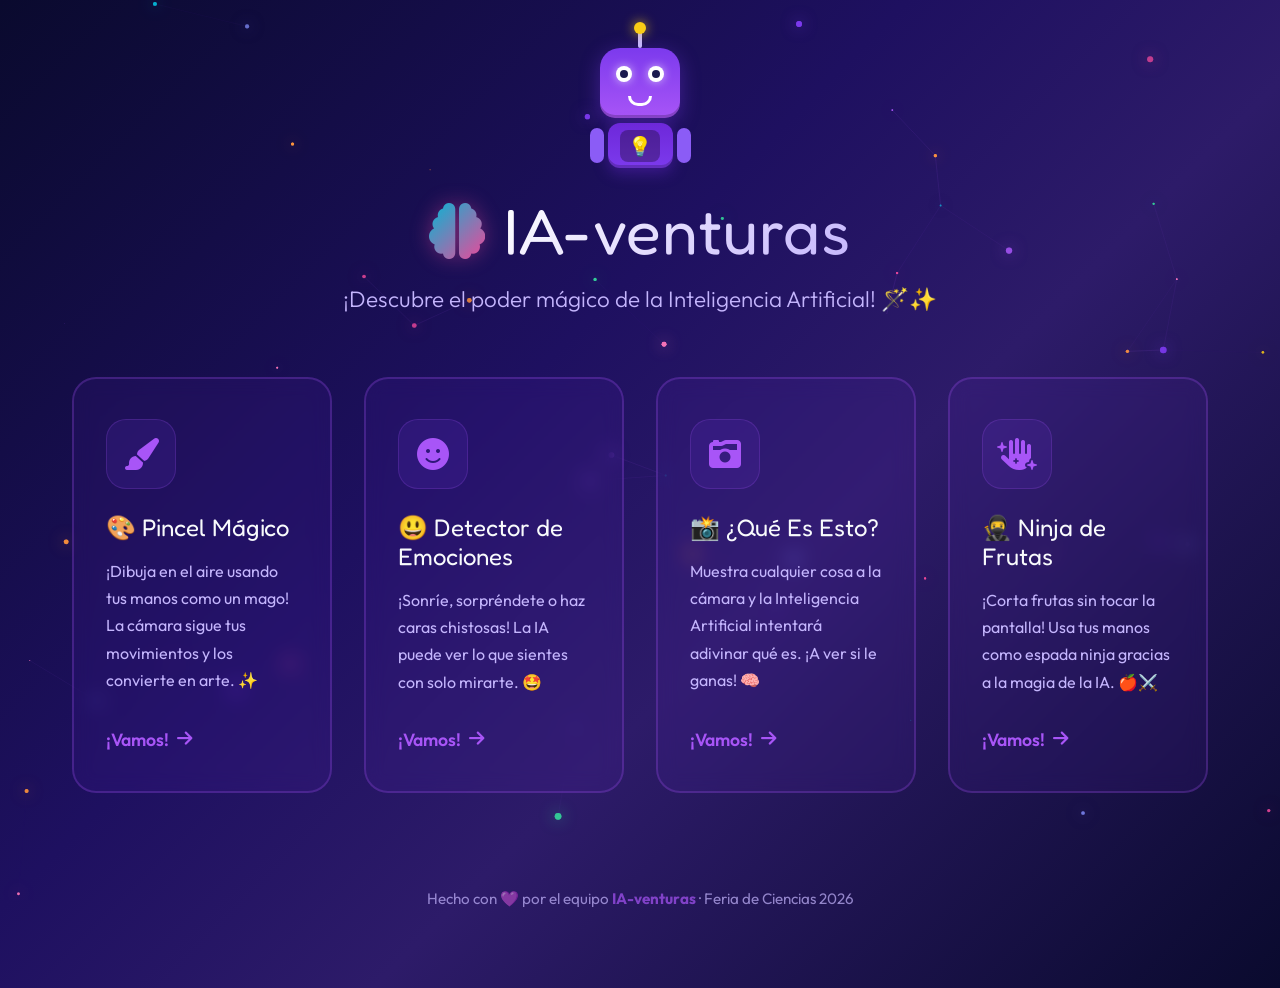
<file: index.html>
<!DOCTYPE html>
<html lang="es">

<head>
    <meta charset="UTF-8">
    <meta name="viewport" content="width=device-width, initial-scale=1.0">
    <title>IA-venturas | Menú Principal</title>
    <link rel="stylesheet" href="style.css">
    <link href="https://fonts.googleapis.com/css2?family=Fredoka+One&family=Outfit:wght@300;400;600;800&display=swap"
        rel="stylesheet">
    <!-- Font Awesome para los íconos -->
    <link rel="stylesheet" href="https://cdnjs.cloudflare.com/ajax/libs/font-awesome/6.4.0/css/all.min.css">
</head>

<body>
    <canvas id="particles-canvas"></canvas>

    <!-- ✨ Splash Screen de bienvenida -->
    <div id="splash-screen" class="splash">
        <div class="splash-content">
            <div class="splash-emoji">🚀</div>
            <h1 class="splash-title">¡IA-venturas!</h1>
            <p class="splash-sub">Descubre la magia de la Inteligencia Artificial</p>
            <div class="splash-stars">✨🤖✨</div>
            <div class="splash-loader">
                <div class="loader-bar"></div>
            </div>
        </div>
    </div>

    <div class="container">
        <header>
            <!-- 🤖 Mascota Robot -->
            <div class="mascot" id="mascot">
                <div class="robot-head">
                    <div class="robot-antenna">
                        <div class="antenna-ball"></div>
                    </div>
                    <div class="robot-face">
                        <div class="robot-eye left"></div>
                        <div class="robot-eye right"></div>
                        <div class="robot-mouth"></div>
                    </div>
                </div>
                <div class="robot-body">
                    <div class="robot-arm left-arm"></div>
                    <div class="robot-chest">
                        <div class="robot-heart">💡</div>
                    </div>
                    <div class="robot-arm right-arm"></div>
                </div>
            </div>
            <div class="logo">
                <i class="fa-solid fa-brain"></i>
                <h1>IA-venturas</h1>
            </div>
            <p class="subtitle">¡Descubre el poder mágico de la Inteligencia Artificial! 🪄✨</p>
        </header>

        <main class="grid-menu">
            <!-- Interacción 1 -->
            <a href="ia_venturas_pincel/index.html" class="card" data-emoji="🎨">
                <div class="card-glow"></div>
                <div class="card-icon">
                    <i class="fa-solid fa-paintbrush"></i>
                </div>
                <h2>🎨 Pincel Mágico</h2>
                <p>¡Dibuja en el aire usando tus manos como un mago! La cámara sigue tus movimientos y los convierte en
                    arte. ✨</p>
                <div class="card-action">¡Vamos! <i class="fa-solid fa-arrow-right"></i></div>
            </a>

            <!-- Interacción 2 -->
            <a href="ia_venturas_emociones/index.html" class="card" data-emoji="😃">
                <div class="card-glow"></div>
                <div class="card-icon">
                    <i class="fa-solid fa-face-smile"></i>
                </div>
                <h2>😃 Detector de Emociones</h2>
                <p>¡Sonríe, sorpréndete o haz caras chistosas! La IA puede ver lo que sientes con solo mirarte. 🤩</p>
                <div class="card-action">¡Vamos! <i class="fa-solid fa-arrow-right"></i></div>
            </a>

            <!-- Interacción 3 -->
            <a href="ia_venturas_reconocimiento/index.html" class="card" data-emoji="📸">
                <div class="card-glow"></div>
                <div class="card-icon">
                    <i class="fa-solid fa-camera-retro"></i>
                </div>
                <h2>📸 ¿Qué Es Esto?</h2>
                <p>Muestra cualquier cosa a la cámara y la Inteligencia Artificial intentará adivinar qué es. ¡A ver si
                    le ganas! 🧠</p>
                <div class="card-action">¡Vamos! <i class="fa-solid fa-arrow-right"></i></div>
            </a>

            <!-- Interacción 4 -->
            <a href="ia_venturas_fruit_ninja/index.html" class="card" data-emoji="🥷">
                <div class="card-glow"></div>
                <div class="card-icon">
                    <i class="fa-solid fa-hand-sparkles"></i>
                </div>
                <h2>🥷 Ninja de Frutas</h2>
                <p>¡Corta frutas sin tocar la pantalla! Usa tus manos como espada ninja gracias a la magia de la IA.
                    🍎⚔️</p>
                <div class="card-action">¡Vamos! <i class="fa-solid fa-arrow-right"></i></div>
            </a>
        </main>

        <footer class="footer">
            <p>Hecho con 💜 por el equipo <strong>IA-venturas</strong> · Feria de Ciencias 2026</p>
        </footer>
    </div>

    <script src="script.js"></script>
</body>

</html>
</file>
<file: style.css>
:root {
    --bg-color: #0a0a2e;
    --bg-secondary: #1a1a4e;
    --primary: #7c3aed;
    --secondary: #a855f7;
    --accent-pink: #ec4899;
    --accent-cyan: #06b6d4;
    --accent-yellow: #facc15;
    --accent-green: #34d399;
    --accent-orange: #fb923c;
    --text-main: #f8fafc;
    --text-muted: #c4b5fd;
    --card-bg: rgba(124, 58, 237, 0.08);
    --card-border: rgba(168, 85, 247, 0.25);
    --card-hover: rgba(124, 58, 237, 0.15);
}

* {
    margin: 0;
    padding: 0;
    box-sizing: border-box;
}

body {
    font-family: 'Outfit', sans-serif;
    background: linear-gradient(135deg, var(--bg-color) 0%, #1e1060 40%, #2d1b69 60%, #0a0a2e 100%);
    color: var(--text-main);
    min-height: 100vh;
    overflow-x: hidden;
    position: relative;
}

/* ========== SPLASH SCREEN ========== */
.splash {
    position: fixed;
    top: 0; left: 0;
    width: 100%; height: 100%;
    z-index: 9999;
    background: radial-gradient(ellipse at center, #2d1b69 0%, #0a0a2e 70%);
    display: flex;
    align-items: center;
    justify-content: center;
    animation: splashFadeOut 0.6s ease 3s forwards;
    pointer-events: all;
}

.splash.hidden {
    pointer-events: none;
}

.splash-content {
    text-align: center;
    animation: splashPop 0.8s cubic-bezier(0.175, 0.885, 0.32, 1.275);
}

.splash-emoji {
    font-size: 6rem;
    animation: rocketBounce 1s ease infinite alternate;
    filter: drop-shadow(0 0 20px rgba(250, 204, 21, 0.5));
}

@keyframes rocketBounce {
    0% { transform: translateY(0) rotate(-5deg); }
    100% { transform: translateY(-20px) rotate(5deg); }
}

.splash-title {
    font-family: 'Fredoka One', cursive;
    font-size: 5rem;
    background: linear-gradient(135deg, #facc15, #ec4899, #7c3aed, #06b6d4);
    background-size: 300% 300%;
    background-clip: text;
    -webkit-background-clip: text;
    -webkit-text-fill-color: transparent;
    animation: gradientShift 3s ease infinite;
    margin: 1rem 0;
    text-shadow: none;
}

@keyframes gradientShift {
    0% { background-position: 0% 50%; }
    50% { background-position: 100% 50%; }
    100% { background-position: 0% 50%; }
}

.splash-sub {
    font-size: 1.4rem;
    color: var(--text-muted);
    margin-bottom: 1rem;
}

.splash-stars {
    font-size: 2.5rem;
    animation: starPulse 1.5s ease infinite;
}

@keyframes starPulse {
    0%, 100% { transform: scale(1); opacity: 0.8; }
    50% { transform: scale(1.2); opacity: 1; }
}

.splash-loader {
    width: 200px;
    height: 6px;
    background: rgba(255,255,255,0.1);
    border-radius: 3px;
    margin: 1.5rem auto 0;
    overflow: hidden;
}

.loader-bar {
    width: 0%;
    height: 100%;
    background: linear-gradient(90deg, var(--accent-cyan), var(--accent-pink), var(--accent-yellow));
    border-radius: 3px;
    animation: loaderGrow 2.5s ease forwards;
}

@keyframes loaderGrow {
    0% { width: 0%; }
    100% { width: 100%; }
}

@keyframes splashPop {
    0% { transform: scale(0.5); opacity: 0; }
    100% { transform: scale(1); opacity: 1; }
}

@keyframes splashFadeOut {
    0% { opacity: 1; }
    100% { opacity: 0; pointer-events: none; visibility: hidden; }
}

/* ========== PARTICLES ========== */
#particles-canvas {
    position: fixed;
    top: 0; left: 0;
    width: 100%; height: 100%;
    z-index: 0;
    pointer-events: none;
}

/* ========== CONTAINER ========== */
.container {
    max-width: 1200px;
    margin: 0 auto;
    padding: 3rem 2rem;
    position: relative;
    z-index: 1;
}

/* ========== HEADER ========== */
header {
    text-align: center;
    margin-bottom: 4rem;
    animation: fadeInDown 1s ease-out;
    position: relative;
}

/* ========== ROBOT MASCOT ========== */
.mascot {
    display: inline-block;
    margin-bottom: 1.5rem;
    animation: mascotFloat 3s ease-in-out infinite;
    cursor: pointer;
    transition: transform 0.3s;
}

.mascot:hover {
    animation: mascotWave 0.5s ease;
}

@keyframes mascotFloat {
    0%, 100% { transform: translateY(0); }
    50% { transform: translateY(-12px); }
}

@keyframes mascotWave {
    0% { transform: rotate(0deg); }
    25% { transform: rotate(10deg); }
    50% { transform: rotate(-10deg); }
    75% { transform: rotate(5deg); }
    100% { transform: rotate(0deg); }
}

.robot-head {
    width: 80px;
    height: 70px;
    background: linear-gradient(180deg, #7c3aed, #a855f7);
    border-radius: 20px 20px 15px 15px;
    margin: 0 auto;
    position: relative;
    box-shadow: 0 5px 20px rgba(124, 58, 237, 0.4), inset 0 -3px 0 rgba(0,0,0,0.2);
}

.robot-antenna {
    position: absolute;
    top: -18px;
    left: 50%;
    transform: translateX(-50%);
    width: 4px;
    height: 18px;
    background: #c4b5fd;
    border-radius: 2px;
}

.antenna-ball {
    position: absolute;
    top: -8px;
    left: 50%;
    transform: translateX(-50%);
    width: 12px;
    height: 12px;
    background: var(--accent-yellow);
    border-radius: 50%;
    box-shadow: 0 0 12px rgba(250, 204, 21, 0.8);
    animation: antennaPulse 1.5s ease infinite;
}

@keyframes antennaPulse {
    0%, 100% { box-shadow: 0 0 12px rgba(250, 204, 21, 0.8); transform: translateX(-50%) scale(1); }
    50% { box-shadow: 0 0 20px rgba(250, 204, 21, 1); transform: translateX(-50%) scale(1.2); }
}

.robot-face {
    position: absolute;
    top: 18px;
    left: 50%;
    transform: translateX(-50%);
    display: flex;
    gap: 16px;
    align-items: center;
    flex-wrap: wrap;
    justify-content: center;
    width: 100%;
}

.robot-eye {
    width: 16px;
    height: 16px;
    background: #fff;
    border-radius: 50%;
    position: relative;
    box-shadow: 0 0 10px rgba(255,255,255,0.6);
    animation: eyeBlink 4s ease infinite;
}

.robot-eye::after {
    content: '';
    position: absolute;
    width: 8px;
    height: 8px;
    background: #1a1a4e;
    border-radius: 50%;
    top: 4px;
    left: 4px;
    animation: eyeLook 5s ease-in-out infinite;
}

@keyframes eyeBlink {
    0%, 45%, 55%, 100% { transform: scaleY(1); }
    50% { transform: scaleY(0.1); }
}

@keyframes eyeLook {
    0%, 100% { transform: translateX(0); }
    25% { transform: translateX(3px); }
    75% { transform: translateX(-3px); }
}

.robot-mouth {
    width: 24px;
    height: 10px;
    border: 3px solid #fff;
    border-top: none;
    border-radius: 0 0 12px 12px;
    margin-top: -2px;
    animation: mouthSmile 3s ease infinite;
}

@keyframes mouthSmile {
    0%, 100% { width: 24px; }
    50% { width: 30px; }
}

.robot-body {
    width: 65px;
    height: 45px;
    background: linear-gradient(180deg, #6d28d9, #7c3aed);
    border-radius: 12px;
    margin: 5px auto 0;
    position: relative;
    display: flex;
    align-items: center;
    justify-content: center;
    box-shadow: 0 5px 15px rgba(109, 40, 217, 0.4), inset 0 -3px 0 rgba(0,0,0,0.2);
}

.robot-arm {
    position: absolute;
    width: 14px;
    height: 35px;
    background: #8b5cf6;
    border-radius: 7px;
    top: 5px;
}

.left-arm {
    left: -18px;
    animation: armWave 2s ease-in-out infinite;
    transform-origin: top center;
}

.right-arm {
    right: -18px;
    animation: armWave 2s ease-in-out 0.3s infinite;
    transform-origin: top center;
}

@keyframes armWave {
    0%, 100% { transform: rotate(0deg); }
    25% { transform: rotate(-15deg); }
    75% { transform: rotate(15deg); }
}

.robot-heart {
    font-size: 1.2rem;
    animation: heartBeat 1.5s ease infinite;
}

@keyframes heartBeat {
    0%, 100% { transform: scale(1); }
    50% { transform: scale(1.3); }
}

.robot-chest {
    background: rgba(0,0,0,0.3);
    border-radius: 8px;
    padding: 4px 8px;
}

/* ========== LOGO ========== */
.logo {
    display: flex;
    align-items: center;
    justify-content: center;
    gap: 1.2rem;
    margin-bottom: 1rem;
}

.logo i {
    font-size: 3.5rem;
    background: linear-gradient(135deg, var(--accent-cyan), var(--accent-pink), var(--accent-yellow));
    background-size: 200% 200%;
    background-clip: text;
    -webkit-background-clip: text;
    -webkit-text-fill-color: transparent;
    animation: gradientShift 4s ease infinite;
    filter: drop-shadow(0 0 10px rgba(236, 72, 153, 0.4));
}

h1 {
    font-family: 'Fredoka One', cursive;
    font-size: 4rem;
    font-weight: 400;
    letter-spacing: 1px;
    background: linear-gradient(135deg, #ffffff, #c4b5fd, #ec4899);
    background-size: 200% 200%;
    background-clip: text;
    -webkit-background-clip: text;
    -webkit-text-fill-color: transparent;
    animation: gradientShift 5s ease infinite;
}

.subtitle {
    font-size: 1.4rem;
    color: var(--text-muted);
    font-weight: 300;
    animation: fadeIn 1.5s ease;
}

/* ========== CARD GRID ========== */
.grid-menu {
    display: grid;
    grid-template-columns: repeat(auto-fit, minmax(260px, 1fr));
    gap: 2rem;
    perspective: 1000px;
}

.card {
    background: var(--card-bg);
    border: 2px solid var(--card-border);
    border-radius: 24px;
    padding: 2.5rem 2rem;
    text-decoration: none;
    color: inherit;
    transition: all 0.4s cubic-bezier(0.175, 0.885, 0.32, 1.275);
    backdrop-filter: blur(10px);
    -webkit-backdrop-filter: blur(10px);
    display: flex;
    flex-direction: column;
    height: 100%;
    position: relative;
    overflow: hidden;
    animation: fadeInUp 0.8s ease-out backwards;
}

.card-glow {
    position: absolute;
    top: -50%;
    left: -50%;
    width: 200%;
    height: 200%;
    background: radial-gradient(circle, rgba(124, 58, 237, 0.15) 0%, transparent 60%);
    opacity: 0;
    transition: opacity 0.4s ease;
    pointer-events: none;
}

.card::before {
    content: '';
    position: absolute;
    top: 0; left: 0; right: 0;
    height: 4px;
    background: linear-gradient(90deg, var(--accent-cyan), var(--secondary), var(--accent-pink), var(--accent-yellow));
    background-size: 300% 100%;
    opacity: 0;
    transition: opacity 0.3s ease;
    animation: rainbowSlide 3s linear infinite;
}

@keyframes rainbowSlide {
    0% { background-position: 0% 50%; }
    100% { background-position: 300% 50%; }
}

.card:nth-child(1) { animation-delay: 0.1s; }
.card:nth-child(2) { animation-delay: 0.2s; }
.card:nth-child(3) { animation-delay: 0.3s; }
.card:nth-child(4) { animation-delay: 0.4s; }

.card:nth-child(1) { --glow-color: var(--accent-cyan); }
.card:nth-child(2) { --glow-color: var(--accent-yellow); }
.card:nth-child(3) { --glow-color: var(--accent-green); }
.card:nth-child(4) { --glow-color: var(--accent-orange); }

.card:hover {
    transform: translateY(-14px) scale(1.03);
    background: var(--card-hover);
    border-color: var(--glow-color);
    box-shadow:
        0 20px 50px rgba(0, 0, 0, 0.5),
        0 0 30px color-mix(in srgb, var(--glow-color) 30%, transparent),
        inset 0 0 30px color-mix(in srgb, var(--glow-color) 5%, transparent);
}

.card:hover .card-glow {
    opacity: 1;
}

.card:hover::before {
    opacity: 1;
}

.card-icon {
    width: 70px;
    height: 70px;
    border-radius: 20px;
    background: rgba(124, 58, 237, 0.12);
    display: flex;
    align-items: center;
    justify-content: center;
    font-size: 2rem;
    color: var(--secondary);
    margin-bottom: 1.5rem;
    transition: all 0.4s cubic-bezier(0.175, 0.885, 0.32, 1.275);
    border: 1px solid rgba(168, 85, 247, 0.2);
}

.card:hover .card-icon {
    background: linear-gradient(135deg, var(--primary), var(--accent-pink));
    color: white;
    transform: rotate(8deg) scale(1.1);
    box-shadow: 0 10px 25px rgba(124, 58, 237, 0.5);
    border-color: transparent;
}

.card h2 {
    font-family: 'Fredoka One', cursive;
    font-size: 1.5rem;
    margin-bottom: 1rem;
    font-weight: 400;
}

.card p {
    color: var(--text-muted);
    font-size: 1rem;
    line-height: 1.7;
    margin-bottom: 2rem;
    flex-grow: 1;
}

.card-action {
    display: flex;
    align-items: center;
    gap: 0.5rem;
    font-weight: 600;
    color: var(--secondary);
    transition: all 0.3s ease;
    margin-top: auto;
    font-size: 1.1rem;
}

.card:hover .card-action {
    gap: 1rem;
    color: var(--accent-pink);
}

/* ========== FOOTER ========== */
.footer {
    text-align: center;
    margin-top: 4rem;
    padding: 2rem;
    color: var(--text-muted);
    font-size: 0.95rem;
    opacity: 0.7;
    animation: fadeIn 2s ease;
}

.footer strong {
    color: var(--secondary);
}

/* ========== CONFETTI (via JS) ========== */
.confetti-piece {
    position: fixed;
    z-index: 9998;
    width: 10px;
    height: 10px;
    pointer-events: none;
    animation: confettiFall linear forwards;
}

@keyframes confettiFall {
    0% { opacity: 1; transform: translateY(0) rotate(0deg); }
    100% { opacity: 0; transform: translateY(100vh) rotate(720deg); }
}

/* ========== SPARKLE DECORATIONS ========== */
.sparkle {
    position: fixed;
    pointer-events: none;
    z-index: 0;
    font-size: 1.5rem;
    opacity: 0;
    animation: sparkleFloat 6s ease-in-out infinite;
}

@keyframes sparkleFloat {
    0%, 100% { opacity: 0; transform: translateY(0) scale(0.5); }
    50% { opacity: 0.6; transform: translateY(-30px) scale(1); }
}

/* ========== ANIMATIONS ========== */
@keyframes fadeInDown {
    from { opacity: 0; transform: translateY(-30px); }
    to { opacity: 1; transform: translateY(0); }
}

@keyframes fadeInUp {
    from { opacity: 0; transform: translateY(40px); }
    to { opacity: 1; transform: translateY(0); }
}

@keyframes fadeIn {
    from { opacity: 0; }
    to { opacity: 1; }
}

/* ========== RESPONSIVE ========== */
@media (max-width: 768px) {
    h1 { font-size: 2.5rem; }
    .logo i { font-size: 2.5rem; }
    .grid-menu { grid-template-columns: 1fr; }
    .splash-title { font-size: 3rem; }
    .splash-emoji { font-size: 4rem; }
    .robot-head { width: 60px; height: 55px; }
    .robot-body { width: 50px; height: 35px; }
}
</file>
